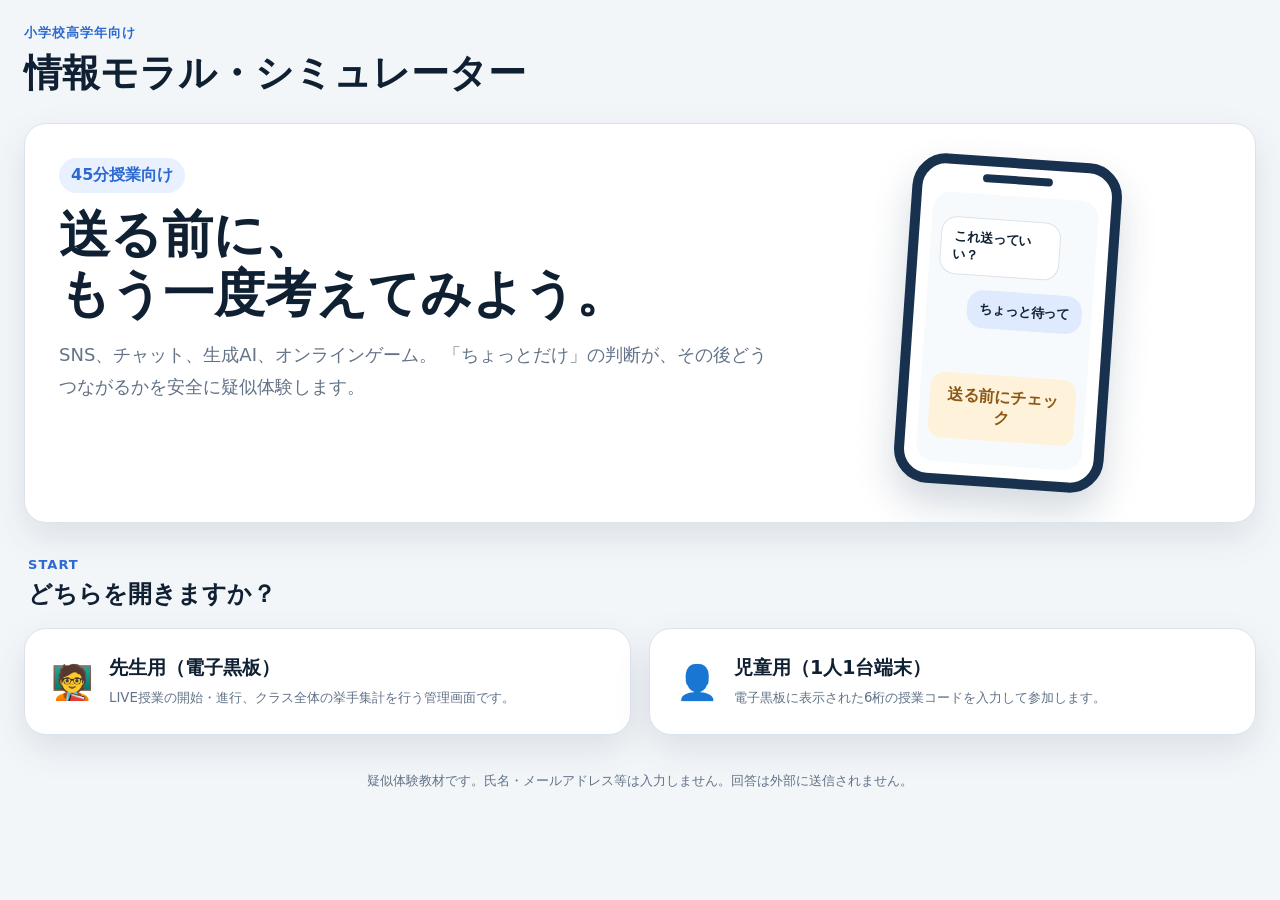
<file: index.html>
<!doctype html>
<html lang="ja">
<head>
  <meta charset="utf-8" />
  <meta name="viewport" content="width=device-width, initial-scale=1" />
  <meta name="theme-color" content="#18314f" />
  <title>情報モラル・シミュレーター</title>
  <meta name="description" content="小学校高学年向け。SNS・チャット・生成AI・ゲームを疑似体験しながら情報モラルを考える教材です。" />
  <link rel="stylesheet" href="styles.css" />
</head>
<body>
  <div class="app-shell">
    <header class="topbar">
      <div class="brand">
        <p class="eyebrow">小学校高学年向け</p>
        <h1>情報モラル・シミュレーター</h1>
      </div>
    </header>

    <main class="main">
      <section class="hero card">
        <div class="hero-copy">
          <span class="badge">45分授業向け</span>
          <h2>送る前に、<br>もう一度考えてみよう。</h2>
          <p>
            SNS、チャット、生成AI、オンラインゲーム。
            「ちょっとだけ」の判断が、その後どうつながるかを安全に疑似体験します。
          </p>
        </div>
        <div class="hero-visual" aria-hidden="true">
          <div class="phone-mini">
            <div class="phone-mini-notch"></div>
            <div class="phone-mini-screen">
              <div class="mini-bubble left">これ送っていい？</div>
              <div class="mini-bubble right">ちょっと待って</div>
              <div class="mini-warning">送る前にチェック</div>
            </div>
          </div>
        </div>
      </section>

      <section>
        <div class="section-heading">
          <div>
            <p class="eyebrow">START</p>
            <h2>どちらを開きますか？</h2>
          </div>
        </div>
        <div class="entry-picker">
          <a class="entry-card card" href="teacher/">
            <span class="mode-icon" aria-hidden="true">🧑‍🏫</span>
            <span class="entry-card-body">
              <strong>先生用（電子黒板）</strong>
              <small>LIVE授業の開始・進行、クラス全体の挙手集計を行う管理画面です。</small>
            </span>
          </a>
          <a class="entry-card card" href="student/">
            <span class="mode-icon" aria-hidden="true">👤</span>
            <span class="entry-card-body">
              <strong>児童用（1人1台端末）</strong>
              <small>電子黒板に表示された6桁の授業コードを入力して参加します。</small>
            </span>
          </a>
        </div>
      </section>
    </main>

    <footer class="footer">
      <p>疑似体験教材です。氏名・メールアドレス等は入力しません。回答は外部に送信されません。</p>
    </footer>
  </div>
</body>
</html>
</file>
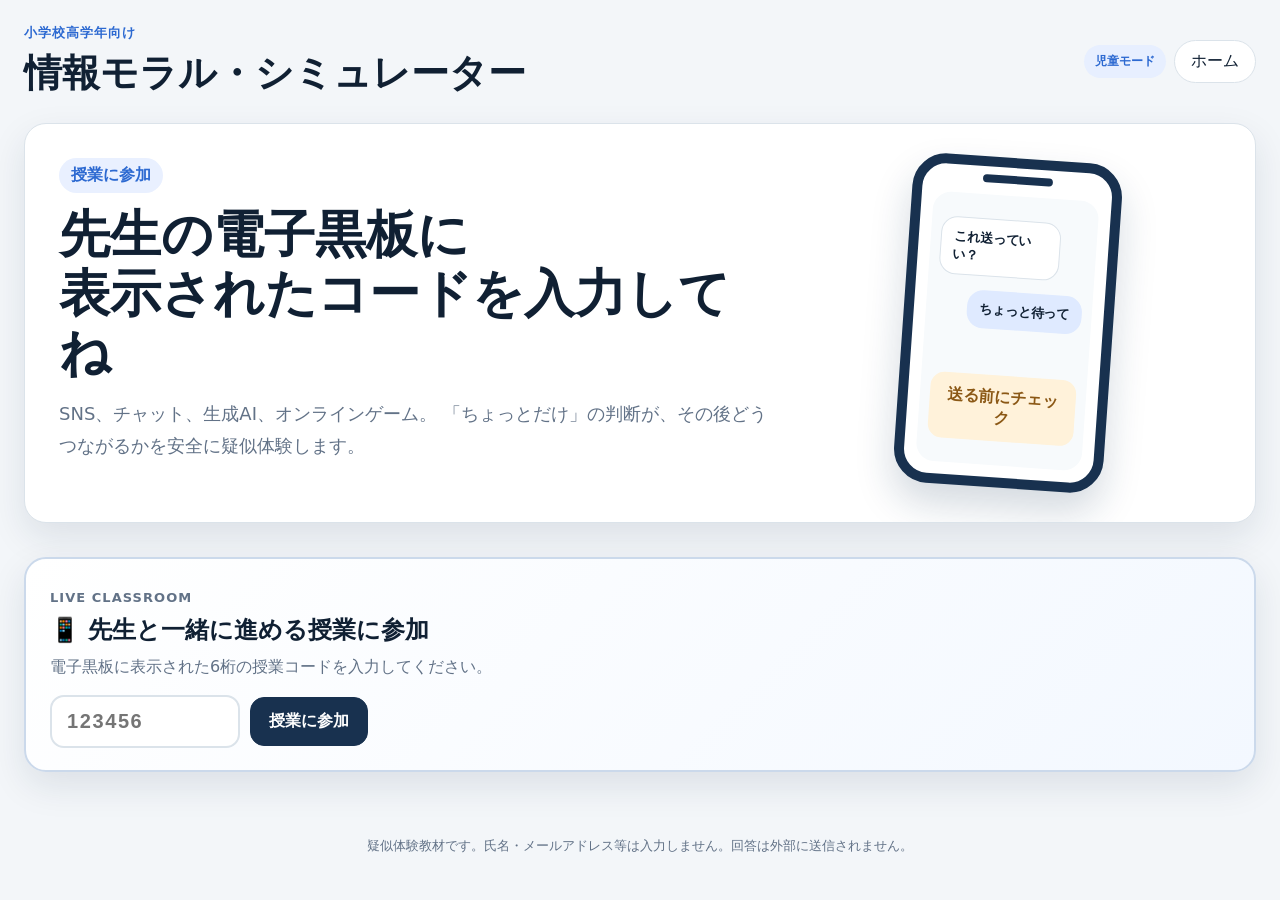
<file: student/index.html>
<!doctype html>
<html lang="ja">
<head>
  <meta charset="utf-8" />
  <meta name="viewport" content="width=device-width, initial-scale=1" />
  <meta name="theme-color" content="#18314f" />
  <title>情報モラル・シミュレーター｜児童用</title>
  <meta name="description" content="小学校高学年向け。SNS・チャット・生成AI・ゲームを疑似体験しながら情報モラルを考える教材です。" />
  <link rel="stylesheet" href="../styles.css" />
</head>
<body data-role="student">
  <div class="app-shell">
    <header class="topbar">
      <div class="brand">
        <p class="eyebrow">小学校高学年向け</p>
        <h1>情報モラル・シミュレーター</h1>
      </div>
      <div class="top-actions">
        <span id="modeBadge" class="mode-badge">児童モード</span>
        <button id="homeBtn" class="ghost-btn" type="button">ホーム</button>
      </div>
    </header>

    <main id="app" class="main"></main>

    <footer class="footer">
      <p>疑似体験教材です。氏名・メールアドレス等は入力しません。回答は外部に送信されません。</p>
    </footer>
  </div>

  <template id="homeTemplate">
    <section class="hero card">
      <div class="hero-copy">
        <span class="badge">授業に参加</span>
        <h2>先生の電子黒板に<br>表示されたコードを入力してね</h2>
        <p>
          SNS、チャット、生成AI、オンラインゲーム。
          「ちょっとだけ」の判断が、その後どうつながるかを安全に疑似体験します。
        </p>
      </div>
      <div class="hero-visual" aria-hidden="true">
        <div class="phone-mini">
          <div class="phone-mini-notch"></div>
          <div class="phone-mini-screen">
            <div class="mini-bubble left">これ送っていい？</div>
            <div class="mini-bubble right">ちょっと待って</div>
            <div class="mini-warning">送る前にチェック</div>
          </div>
        </div>
      </div>
    </section>

    <section id="liveHomePanel" class="live-home-panel"></section>
  </template>

  <template id="studentScenarioTemplate">
    <section class="scenario-layout">
      <aside class="scenario-sidebar">
        <button class="back-link back-home" type="button">← シナリオ選択</button>
        <div class="card sidebar-card">
          <p id="scenarioLabel" class="eyebrow"></p>
          <h2 id="scenarioTitle"></h2>
          <p id="scenarioIntro"></p>
          <div class="step-track">
            <span id="stepText"></span>
            <div class="progress-bar"><div id="stepBar"></div></div>
          </div>
        </div>
      </aside>

      <section class="phone-stage">
        <div class="phone">
          <div class="phone-notch"></div>
          <div class="phone-status"><span>11:24</span><span>●●●</span></div>
          <div id="phoneAppHeader" class="phone-app-header"></div>
          <div id="phoneContent" class="phone-content"></div>
        </div>
        <div id="decisionPanel" class="decision-panel card"></div>
      </section>
    </section>
  </template>

  <script src="../config.js"></script>
  <script src="../app.js"></script>
</body>
</html>
</file>
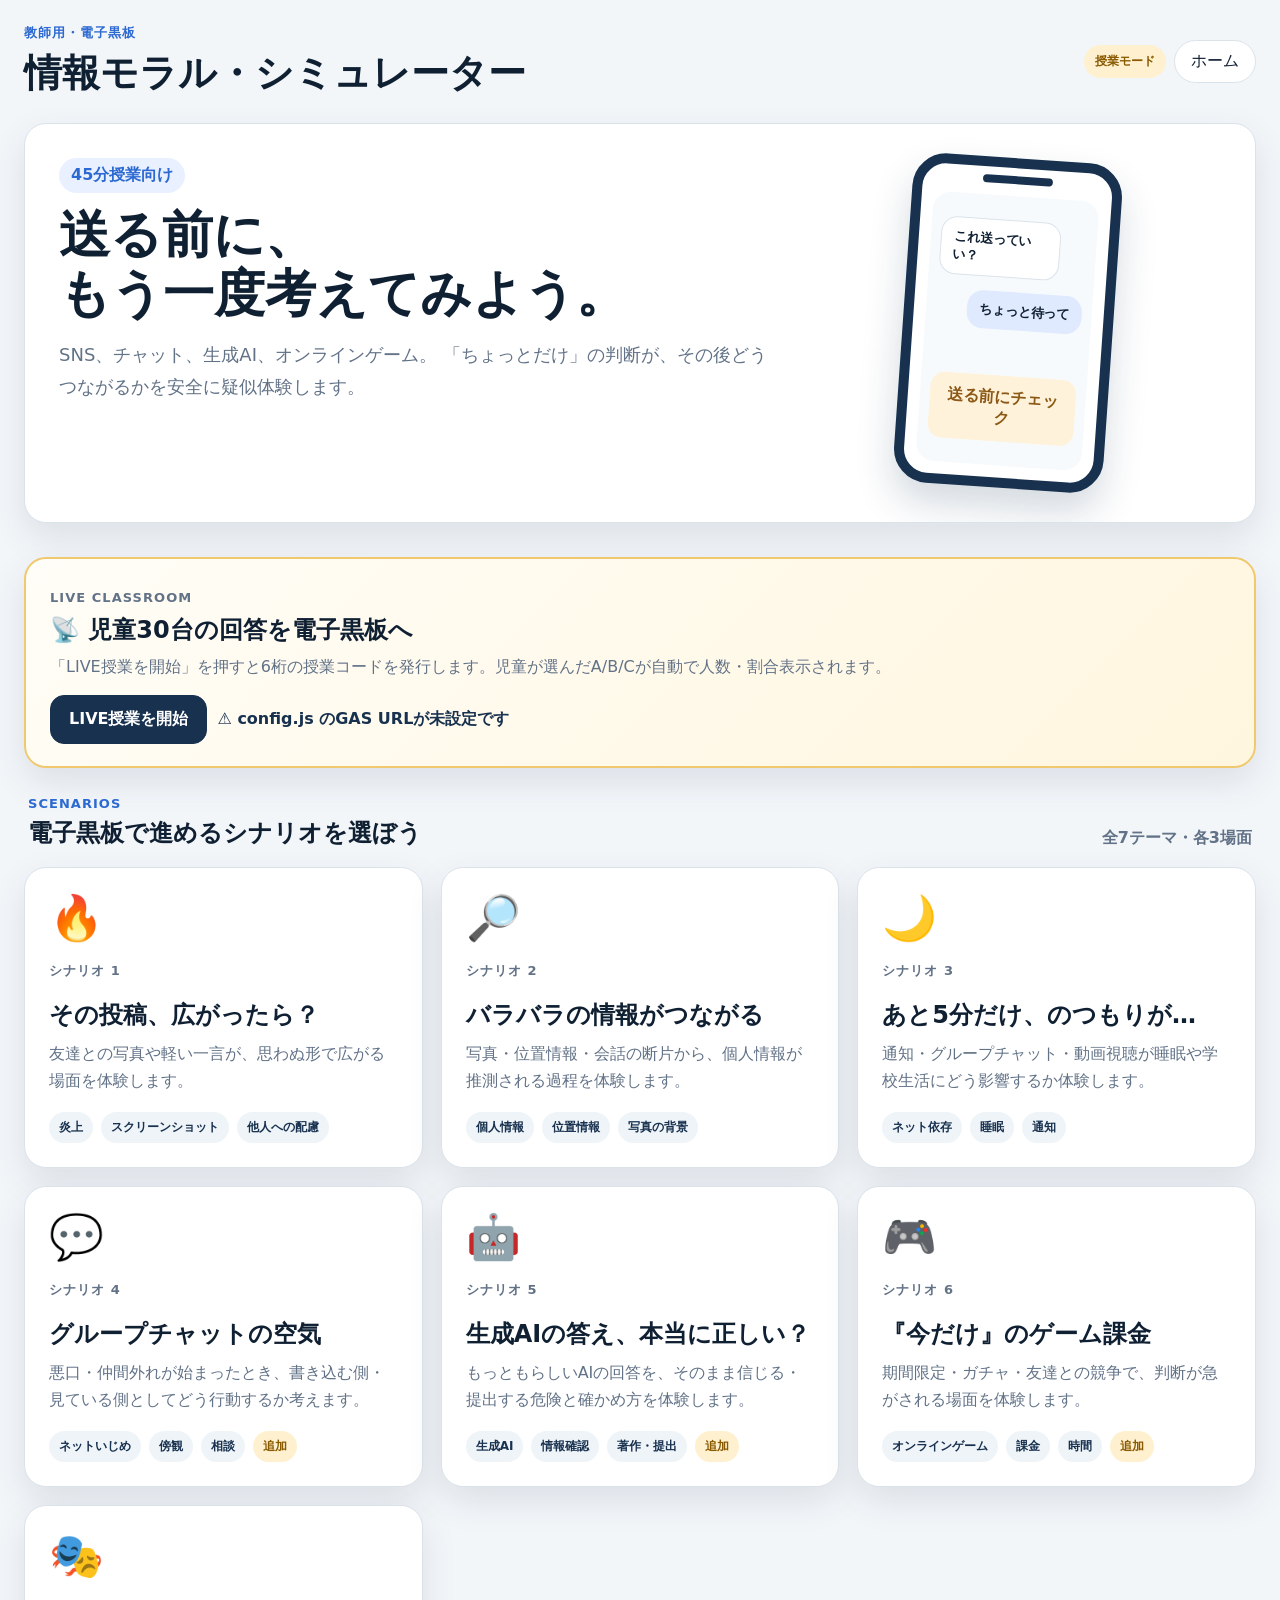
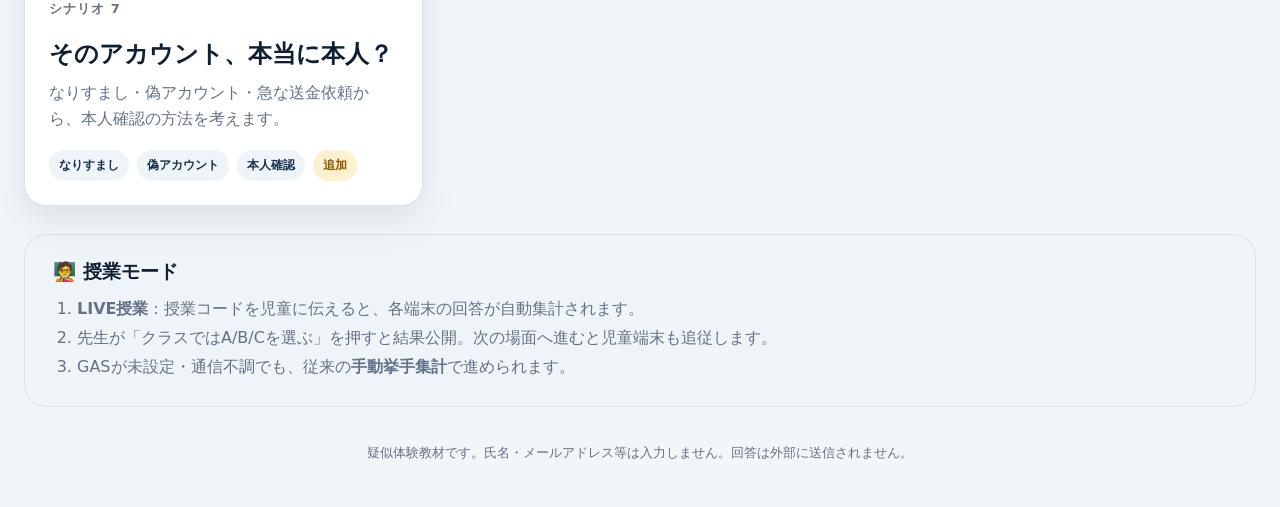
<file: teacher/index.html>
<!doctype html>
<html lang="ja">
<head>
  <meta charset="utf-8" />
  <meta name="viewport" content="width=device-width, initial-scale=1" />
  <meta name="theme-color" content="#18314f" />
  <title>情報モラル・シミュレーター｜教師用</title>
  <meta name="description" content="小学校高学年向け。SNS・チャット・生成AI・ゲームを疑似体験しながら情報モラルを考える教材です。" />
  <link rel="stylesheet" href="../styles.css" />
</head>
<body data-role="teacher">
  <div class="app-shell">
    <header class="topbar">
      <div class="brand">
        <p class="eyebrow">教師用・電子黒板</p>
        <h1>情報モラル・シミュレーター</h1>
      </div>
      <div class="top-actions">
        <span id="modeBadge" class="mode-badge">授業モード</span>
        <button id="homeBtn" class="ghost-btn" type="button">ホーム</button>
      </div>
    </header>

    <main id="app" class="main"></main>

    <footer class="footer">
      <p>疑似体験教材です。氏名・メールアドレス等は入力しません。回答は外部に送信されません。</p>
    </footer>
  </div>

  <template id="homeTemplate">
    <section class="hero card">
      <div class="hero-copy">
        <span class="badge">45分授業向け</span>
        <h2>送る前に、<br>もう一度考えてみよう。</h2>
        <p>
          SNS、チャット、生成AI、オンラインゲーム。
          「ちょっとだけ」の判断が、その後どうつながるかを安全に疑似体験します。
        </p>
      </div>
      <div class="hero-visual" aria-hidden="true">
        <div class="phone-mini">
          <div class="phone-mini-notch"></div>
          <div class="phone-mini-screen">
            <div class="mini-bubble left">これ送っていい？</div>
            <div class="mini-bubble right">ちょっと待って</div>
            <div class="mini-warning">送る前にチェック</div>
          </div>
        </div>
      </div>
    </section>

    <section id="liveHomePanel" class="live-home-panel"></section>

    <section>
      <div class="section-heading">
        <div>
          <p class="eyebrow">SCENARIOS</p>
          <h2 id="scenarioHeading">体験するシナリオを選ぼう</h2>
        </div>
        <div id="overallProgress" class="overall-progress"></div>
      </div>
      <div id="scenarioGrid" class="scenario-grid"></div>
    </section>

    <section id="lessonTip" class="lesson-tip card soft"></section>
  </template>

  <template id="teacherScenarioTemplate">
    <section class="teacher-shell">
      <div class="teacher-toolbar">
        <button class="back-link back-home" type="button">← シナリオ選択</button>
        <div id="teacherLiveStatus" class="teacher-live-status"></div>
        <div class="teacher-progress">
          <span id="teacherStepText"></span>
          <div class="progress-bar"><div id="teacherStepBar"></div></div>
        </div>
        <button id="resetVotesBtn" class="ghost-btn" type="button">挙手数を0に戻す</button>
      </div>

      <section class="teacher-board card">
        <div class="teacher-context">
          <div>
            <p id="teacherScenarioLabel" class="eyebrow"></p>
            <h2 id="teacherScenarioTitle"></h2>
          </div>
          <div class="board-app-chip"><span class="app-dot"></span><span id="teacherAppName"></span></div>
        </div>

        <div class="teacher-stage-grid">
          <div id="teacherMockScreen" class="teacher-mock-screen"></div>
          <div class="teacher-question">
            <p class="eyebrow">みんなならどうする？</p>
            <h3 id="teacherPrompt"></h3>
            <div id="teacherContextBox" class="context-box board-context"></div>
          </div>
        </div>

        <div id="teacherChoices" class="teacher-choices"></div>
        <div id="teacherOutcome" class="teacher-outcome" hidden></div>
      </section>
    </section>
  </template>

  <template id="resultTemplate">
    <section class="result-wrap">
      <div class="result-hero card">
        <div>
          <p id="resultModeLabel" class="eyebrow">振り返り</p>
          <h2 id="resultTitle"></h2>
          <p id="resultSummary"></p>
        </div>
      </div>

      <section class="metric-grid" id="metricGrid"></section>

      <section class="card timeline-card">
        <div class="section-heading compact">
          <div>
            <p id="timelineLabel" class="eyebrow">あなたの選択</p>
            <h3>どこで立ち止まれたかな？</h3>
          </div>
        </div>
        <div id="choiceTimeline" class="choice-timeline"></div>
      </section>

      <section class="card reflection-card">
        <p class="eyebrow">考えてみよう</p>
        <h3>振り返りの3問</h3>
        <div id="reflectionQuestions" class="reflection-questions"></div>
      </section>

      <section class="result-actions">
        <button id="retryBtn" class="secondary-btn" type="button">同じシナリオをもう一度</button>
        <button id="nextScenarioBtn" class="primary-btn" type="button">別のシナリオへ</button>
      </section>
    </section>
  </template>

  <script src="../config.js"></script>
  <script src="../app.js"></script>
</body>
</html>
</file>
<file: styles.css>
:root{
  --bg:#f3f6f9;--surface:#fff;--ink:#102033;--muted:#627287;--line:#dbe3ea;
  --navy:#18314f;--blue:#2c69d1;--cyan:#1e9ab7;--green:#4d9b75;--orange:#d9872c;
  --red:#c85b5b;--soft:#eef4f8;--yellow:#f4b940;--shadow:0 14px 36px rgba(18,44,72,.10);
  --radius:22px;font-family:"Noto Sans JP","Yu Gothic","Hiragino Kaku Gothic ProN",system-ui,sans-serif
}
*{box-sizing:border-box}html,body{margin:0;background:var(--bg);color:var(--ink)}
body{min-height:100vh}button{font:inherit}button:focus-visible{outline:4px solid rgba(44,105,209,.25);outline-offset:2px}
.app-shell{max-width:1280px;margin:0 auto;padding:24px}.topbar{display:flex;justify-content:space-between;gap:16px;align-items:center;margin-bottom:24px}
.topbar h1{font-size:clamp(24px,3vw,38px);margin:2px 0 0}.top-actions{display:flex;align-items:center;gap:8px;flex-wrap:wrap;justify-content:flex-end}
.eyebrow{margin:0 0 6px;color:var(--blue);font-weight:900;letter-spacing:.08em;font-size:13px}.card{background:var(--surface);border:1px solid var(--line);border-radius:var(--radius);box-shadow:var(--shadow)}
.soft{background:var(--soft);box-shadow:none}.ghost-btn,.back-link{border:1px solid var(--line);background:#fff;color:var(--ink);border-radius:999px;padding:10px 16px;cursor:pointer}
.mode-badge{font-size:12px;font-weight:900;padding:8px 11px;border-radius:999px;background:#e7efff;color:var(--blue)}
body.teacher-mode .mode-badge{background:#fff0cf;color:#8a5a00}.hero{display:grid;grid-template-columns:1.25fr .75fr;gap:28px;padding:34px;margin-bottom:34px;overflow:hidden}
.badge{display:inline-block;background:#e9f0ff;color:var(--blue);font-weight:900;padding:7px 12px;border-radius:999px;margin-bottom:12px}
.hero h2{font-size:clamp(30px,4vw,54px);line-height:1.15;margin:0 0 16px}.hero p{color:var(--muted);font-size:18px;line-height:1.8;margin:0}
.hero-visual{display:flex;justify-content:center;align-items:center}.phone-mini{width:210px;height:330px;border:10px solid var(--navy);border-radius:34px;background:#fff;box-shadow:0 20px 38px rgba(17,48,82,.18);position:relative;padding:28px 12px 12px;transform:rotate(4deg)}
.phone-mini-notch{position:absolute;top:8px;left:50%;transform:translateX(-50%);width:70px;height:8px;border-radius:99px;background:var(--navy)}
.phone-mini-screen{height:100%;background:#f7fafc;border-radius:18px;padding:24px 10px;display:flex;flex-direction:column;gap:14px}
.mini-bubble{padding:10px 12px;border-radius:16px;max-width:82%;font-weight:800;font-size:13px}.mini-bubble.left{background:#fff;border:1px solid var(--line)}
.mini-bubble.right{background:#dfeaff;align-self:flex-end}.mini-warning{margin-top:auto;background:#fff2da;color:#8b5815;border-radius:14px;padding:12px;font-weight:900;text-align:center}
.mode-picker{display:grid;grid-template-columns:1fr 1fr;gap:10px;margin-top:24px}.mode-card{border:2px solid var(--line);background:#fff;border-radius:18px;padding:16px;text-align:left;display:flex;gap:12px;cursor:pointer;align-items:center}
.mode-card.active{border-color:var(--blue);background:#f5f8ff}.mode-card strong,.mode-card small{display:block}.mode-card small{color:var(--muted);margin-top:4px;line-height:1.4}.mode-icon{font-size:28px}
.section-heading{display:flex;justify-content:space-between;align-items:end;gap:16px;margin:0 4px 18px}.section-heading h2,.section-heading h3{margin:0}.section-heading.compact{margin:0 0 18px}
.overall-progress{color:var(--muted);font-weight:800}.scenario-grid{display:grid;grid-template-columns:repeat(3,1fr);gap:18px}
.scenario-card{padding:24px;display:flex;flex-direction:column;min-height:300px;cursor:pointer;transition:.18s ease;position:relative;overflow:hidden}
.scenario-card:hover{transform:translateY(-4px);box-shadow:0 18px 42px rgba(18,44,72,.15)}.scenario-card .icon{font-size:44px;margin-bottom:16px}.scenario-card h3{font-size:24px;margin:0 0 10px}
.scenario-card p{color:var(--muted);line-height:1.65;margin:0 0 18px}.scenario-card .meta{display:flex;gap:8px;flex-wrap:wrap;margin-top:auto}
.pill{font-size:12px;font-weight:900;padding:7px 10px;border-radius:999px;background:var(--soft);color:var(--navy)}.pill.new{background:#fff0cf;color:#8a5a00}
.done-mark{position:absolute;right:18px;top:18px;background:#dff3e8;color:#327151;font-weight:900;border-radius:999px;padding:7px 10px;font-size:12px}
.lesson-tip{padding:24px 28px;margin-top:28px}.lesson-tip h3{margin:0 0 10px}.lesson-tip ol,.lesson-tip ul{margin:0;padding-left:1.5em;color:var(--muted);line-height:1.8}
.footer{padding:24px 0 8px;color:var(--muted);font-size:13px;text-align:center}
.scenario-layout{display:grid;grid-template-columns:330px 1fr;gap:24px;align-items:start}.scenario-sidebar{display:flex;flex-direction:column;gap:14px;position:sticky;top:18px}
.sidebar-card{padding:24px}.sidebar-card h2{margin:0 0 10px;font-size:30px}.sidebar-card p{color:var(--muted);line-height:1.7}.step-track{margin-top:24px;font-weight:900;font-size:13px}
.progress-bar{height:9px;background:#e5ebf0;border-radius:999px;overflow:hidden;margin-top:9px}.progress-bar>div{height:100%;background:linear-gradient(90deg,var(--blue),var(--cyan));width:0;transition:.3s}
.phone-stage{display:grid;grid-template-columns:minmax(340px,500px) minmax(300px,1fr);gap:24px;align-items:start}.phone{border:12px solid #15283d;border-radius:42px;background:#fff;min-height:680px;box-shadow:0 20px 50px rgba(14,34,55,.20);overflow:hidden;position:relative}
.phone-notch{position:absolute;z-index:3;top:9px;left:50%;transform:translateX(-50%);width:116px;height:20px;border-radius:999px;background:#15283d}.phone-status{padding:13px 20px 8px;display:flex;justify-content:space-between;font-size:12px;font-weight:900;background:#f9fbfc}
.phone-app-header{padding:14px 18px;border-bottom:1px solid var(--line);font-weight:900;display:flex;align-items:center;gap:10px}.app-dot{width:30px;height:30px;border-radius:9px;background:linear-gradient(145deg,var(--blue),var(--cyan));display:inline-block;flex:none}
.phone-content{background:#f5f7fa;min-height:605px;padding:16px;display:flex;flex-direction:column;gap:12px}.post{background:#fff;border:1px solid var(--line);border-radius:18px;padding:14px}
.post-head{display:flex;align-items:center;gap:10px;margin-bottom:10px}.avatar{width:38px;height:38px;border-radius:50%;display:grid;place-items:center;background:#dfe8f5;font-weight:900}
.post-user{font-weight:900}.post-time{font-size:12px;color:var(--muted)}.post p{margin:8px 0;line-height:1.55}.post-image{border-radius:14px;background:linear-gradient(135deg,#b8d7f4,#e8f2fa);min-height:160px;padding:18px;display:flex;align-items:end;font-weight:900;color:#24415f;position:relative;overflow:hidden}
.post-image::after{content:"";position:absolute;right:18px;top:18px;width:85px;height:38px;background:#fff9;border-radius:8px;box-shadow:0 0 0 1px #ffffffaa}
.reactions{display:flex;gap:16px;color:var(--muted);font-size:13px;font-weight:900;margin-top:12px}.chat-row{display:flex;gap:9px;align-items:flex-end}.chat-row.me{justify-content:flex-end}
.chat-avatar{width:34px;height:34px;border-radius:50%;background:#dfe8f5;display:grid;place-items:center;font-weight:900;font-size:12px}.bubble{max-width:78%;background:#fff;border:1px solid var(--line);padding:10px 13px;border-radius:16px;line-height:1.55}
.chat-row.me .bubble{background:#dfeaff;border-color:#cadcff}.system-note{align-self:center;background:#e9edf1;color:#516274;border-radius:999px;padding:7px 12px;font-size:12px;font-weight:900}
.notification{background:#fff;border-left:5px solid var(--orange);padding:12px 14px;border-radius:12px;box-shadow:0 7px 20px rgba(20,45,70,.08)}.notification strong{display:block;margin-bottom:4px}
.screen-night{background:linear-gradient(#16213a,#273a5b);color:#fff}.screen-night .chat-row .bubble{color:var(--ink)}.clock-card{padding:22px;border-radius:18px;background:rgba(255,255,255,.11);text-align:center;margin:8px 0 4px}
.clock-card .clock{font-size:52px;font-weight:900}.clock-card p{margin:6px 0 0;color:#d8e4f2}.decision-panel{padding:24px;position:sticky;top:18px}.decision-panel h3{font-size:24px;margin:0 0 10px}
.decision-panel>p{color:var(--muted);line-height:1.7;margin:0 0 18px}.choice-list{display:flex;flex-direction:column;gap:10px}.choice-btn{border:1px solid var(--line);background:#fff;border-radius:16px;padding:15px 16px;text-align:left;cursor:pointer;font-weight:900;line-height:1.5;transition:.15s}
.choice-btn:hover{border-color:#9bb7df;background:#f7faff;transform:translateX(3px)}.choice-index{display:inline-grid;place-items:center;width:28px;height:28px;border-radius:50%;background:var(--soft);margin-right:9px;color:var(--blue);font-size:13px}
.context-box{background:var(--soft);padding:12px 14px;border-radius:14px;color:var(--muted);line-height:1.6;font-size:14px;margin-bottom:16px}.outcome-box{border:2px solid #cbd8e6;background:#f8fbff;border-radius:18px;padding:18px}
.outcome-box h4{font-size:20px;margin:0 0 8px}.outcome-box p{color:var(--ink);line-height:1.7;margin:0 0 16px}.primary-btn,.secondary-btn{border-radius:14px;padding:13px 18px;font-weight:900;cursor:pointer}
.primary-btn{background:var(--navy);color:#fff;border:1px solid var(--navy)}.secondary-btn{background:#fff;color:var(--ink);border:1px solid var(--line)}
/* teacher mode */
body.teacher-mode .app-shell{max-width:1500px}.teacher-shell{min-height:calc(100vh - 150px)}.teacher-toolbar{display:grid;grid-template-columns:auto 1fr auto;gap:18px;align-items:center;margin-bottom:16px}
.teacher-progress{min-width:260px;font-weight:900}.teacher-board{padding:28px;box-shadow:0 20px 52px rgba(18,44,72,.14)}.teacher-context{display:flex;justify-content:space-between;gap:20px;align-items:center;border-bottom:1px solid var(--line);padding-bottom:18px}
.teacher-context h2{font-size:clamp(30px,3vw,48px);margin:0}.board-app-chip{display:flex;align-items:center;gap:10px;font-weight:900;background:var(--soft);padding:10px 14px;border-radius:15px}
.teacher-stage-grid{display:grid;grid-template-columns:.85fr 1.15fr;gap:24px;align-items:stretch;margin:24px 0}.teacher-mock-screen{background:#f4f7fa;border:2px solid var(--line);border-radius:24px;padding:18px;min-height:280px;display:flex;flex-direction:column;gap:12px}
.teacher-mock-screen .post-image{min-height:120px}.teacher-question{display:flex;flex-direction:column;justify-content:center;padding:18px}.teacher-question h3{font-size:clamp(30px,3.6vw,54px);line-height:1.35;margin:0 0 18px}
.board-context{font-size:18px;margin:0;padding:16px 18px}.teacher-choices{display:grid;grid-template-columns:repeat(3,1fr);gap:16px}.teacher-choice{border:2px solid var(--line);border-radius:20px;padding:18px;background:#fff;display:flex;flex-direction:column;min-height:230px}
.teacher-choice-head{display:flex;align-items:flex-start;gap:12px}.teacher-letter{width:46px;height:46px;border-radius:50%;display:grid;place-items:center;background:var(--navy);color:#fff;font-size:22px;font-weight:900;flex:none}
.teacher-choice h4{font-size:22px;line-height:1.45;margin:4px 0 10px}.vote-control{margin-top:auto}.vote-row{display:grid;grid-template-columns:46px 1fr 46px;gap:8px;align-items:center}
.vote-btn{width:46px;height:46px;border-radius:14px;border:1px solid var(--line);background:var(--soft);font-size:24px;font-weight:900;cursor:pointer}.vote-number{text-align:center;font-size:30px;font-weight:900}
.vote-bar{height:10px;background:#edf1f5;border-radius:999px;overflow:hidden;margin:10px 0}.vote-bar>div{height:100%;width:0;background:linear-gradient(90deg,var(--blue),var(--cyan));transition:.25s}
.vote-meta{display:flex;justify-content:space-between;color:var(--muted);font-size:13px;font-weight:900}.choose-route-btn{width:100%;margin-top:12px;border:none;background:var(--navy);color:#fff;padding:11px;border-radius:13px;font-weight:900;cursor:pointer}
.teacher-outcome{margin-top:18px;border:3px solid #cbd8e6;background:#f8fbff;border-radius:22px;padding:22px}.teacher-outcome h3{font-size:28px;margin:0 0 8px}.teacher-outcome p{font-size:21px;line-height:1.7;margin:0 0 18px}
.teacher-outcome-actions{display:flex;justify-content:flex-end;gap:10px}.class-summary{display:flex;gap:10px;flex-wrap:wrap;margin-bottom:12px}.class-pill{background:#fff;border:1px solid var(--line);border-radius:999px;padding:8px 12px;font-weight:900}
/* result */
.result-wrap{max-width:1060px;margin:0 auto}.result-hero{padding:32px;margin-bottom:18px}.result-hero h2{font-size:34px;margin:0 0 10px}.result-hero p{color:var(--muted);line-height:1.7}
.metric-grid{display:grid;grid-template-columns:repeat(4,1fr);gap:14px;margin-bottom:18px}.metric-card{padding:20px}.metric-card h3{margin:0 0 8px;font-size:17px}.metric-score{font-size:34px;font-weight:900;margin:4px 0 8px}
.metric-bar{height:10px;background:#edf1f5;border-radius:999px;overflow:hidden}.metric-bar>div{height:100%;border-radius:999px;background:linear-gradient(90deg,var(--blue),var(--cyan))}
.metric-card p{color:var(--muted);font-size:13px;line-height:1.55;margin-bottom:0}.timeline-card,.reflection-card{padding:26px;margin-bottom:18px}.choice-timeline{display:flex;flex-direction:column;gap:14px}
.choice-event{display:grid;grid-template-columns:42px 1fr;gap:12px}.choice-event .num{width:38px;height:38px;border-radius:50%;display:grid;place-items:center;background:var(--navy);color:#fff;font-weight:900}
.choice-event h4{margin:2px 0 5px}.choice-event p{margin:0;color:var(--muted);line-height:1.6}.reflection-questions{display:grid;grid-template-columns:repeat(3,1fr);gap:12px}.reflection-q{background:var(--soft);border-radius:16px;padding:18px;font-weight:900;line-height:1.55}
.result-actions{display:flex;justify-content:flex-end;gap:12px;margin-top:20px}
/* modal */
.modal{position:fixed;inset:0;background:rgba(13,28,45,.55);z-index:20;display:grid;place-items:center;padding:18px}.modal[hidden]{display:none}.modal-card{width:min(520px,100%);padding:26px}.modal-card h2{margin:0 0 18px}
.mode-select-btn{width:100%;display:grid;grid-template-columns:44px 1fr;text-align:left;gap:3px 10px;border:1px solid var(--line);background:#fff;border-radius:16px;padding:15px;margin:10px 0;cursor:pointer}.mode-select-btn>span{grid-row:1/3;font-size:28px}
.mode-select-btn strong{font-size:18px}.mode-select-btn small{color:var(--muted)}.modal-close{width:100%;margin-top:8px}
@media(max-width:1100px){.scenario-grid{grid-template-columns:repeat(2,1fr)}.teacher-stage-grid{grid-template-columns:1fr}.teacher-choices{grid-template-columns:1fr}.metric-grid{grid-template-columns:repeat(2,1fr)}}
@media(max-width:980px){.hero{grid-template-columns:1fr}.hero-visual{display:none}.scenario-layout{grid-template-columns:1fr}.scenario-sidebar{position:static}.phone-stage{grid-template-columns:1fr}.phone{max-width:560px;margin:0 auto;width:100%}.decision-panel{position:static}.teacher-toolbar{grid-template-columns:1fr}.teacher-context{align-items:flex-start}.mode-picker{grid-template-columns:1fr}}
@media(max-width:720px){.app-shell{padding:14px}.topbar{align-items:flex-start}.topbar h1{font-size:23px}.top-actions{max-width:200px}.hero{padding:24px}.scenario-grid,.metric-grid,.reflection-questions{grid-template-columns:1fr}.result-actions,.teacher-outcome-actions{flex-direction:column}.result-actions button,.teacher-outcome-actions button{width:100%}.teacher-board{padding:18px}.teacher-context{flex-direction:column}.teacher-question h3{font-size:30px}}


/* ===== v3 LIVE classroom ===== */
.live-home-panel:empty{display:none}
.live-card{padding:22px 24px;margin:0 0 28px;border:2px solid #cbd9eb;background:linear-gradient(135deg,#ffffff,#f3f8ff)}
.live-card.teacher-live{border-color:#f0c86e;background:linear-gradient(135deg,#fffdf7,#fff6de)}
.live-card h3{margin:0 0 8px;font-size:24px}
.live-card p{color:var(--muted);line-height:1.65;margin:6px 0}
.live-row{display:flex;align-items:center;gap:10px;flex-wrap:wrap;margin-top:14px}
.live-code-box{display:inline-flex;align-items:center;gap:12px;background:var(--navy);color:#fff;border-radius:18px;padding:12px 18px}
.live-code-box small{opacity:.78;font-weight:800}
.live-code{font-size:30px;letter-spacing:.12em;font-weight:950}
.live-input{width:190px;border:2px solid var(--line);border-radius:14px;padding:13px 15px;font-size:20px;font-weight:900;letter-spacing:.08em;background:#fff}
.live-status-dot{width:10px;height:10px;border-radius:50%;display:inline-block;background:#95a2b2;margin-right:6px}
.live-status-dot.on{background:#3ea76e;box-shadow:0 0 0 5px rgba(62,167,110,.12)}
.live-message{font-weight:800;color:var(--navy)}
.live-error{color:#b84444;font-weight:800}
.live-hint{font-size:13px!important}
.live-joined-banner{display:flex;align-items:center;justify-content:space-between;gap:12px;background:#e9f6ee;border:1px solid #b9dfc7;border-radius:15px;padding:12px 14px;margin-bottom:14px}
.live-wait-card{max-width:760px;margin:40px auto;padding:38px;text-align:center}
.live-wait-card .big-icon{font-size:58px}
.live-wait-card h2{font-size:34px;margin:10px 0}
.live-wait-card p{color:var(--muted);line-height:1.7}
.teacher-live-status{min-width:220px;font-weight:900}
.teacher-live-status .live-code-mini{display:inline-block;background:#fff0cf;color:#7c5200;border-radius:999px;padding:8px 12px}
.live-vote-lock{border:2px solid #b7dfc7;background:#effaf3;border-radius:18px;padding:18px}
.live-vote-lock h4{margin:0 0 8px;font-size:22px}
.live-vote-lock p{margin:0;color:#3d6b50;line-height:1.6}
.live-choice-selected{border-color:#5a92de!important;background:#f2f7ff!important}
.teacher-choice.live-readonly .vote-btn{display:none}
.teacher-choice.live-readonly .vote-row{grid-template-columns:1fr}
.teacher-choice.live-readonly .vote-number{font-size:36px}
.live-count-note{text-align:center;color:var(--muted);font-size:13px;font-weight:900;margin-top:8px}
.sync-warning{background:#fff4dc;border:1px solid #f0cf86;color:#7e5911;padding:10px 12px;border-radius:13px;font-size:13px;font-weight:800}
@media(max-width:720px){
  .live-card{padding:18px}
  .live-input{width:100%}
  .live-code{font-size:25px}
}

/* ===== v3.1 role chooser (root landing page) ===== */
.entry-picker{display:grid;grid-template-columns:1fr 1fr;gap:18px}
.entry-card{display:flex;gap:16px;align-items:center;padding:26px;text-decoration:none;color:inherit;transition:.18s ease}
.entry-card:hover{transform:translateY(-4px);box-shadow:0 18px 42px rgba(18,44,72,.15)}
.entry-card .mode-icon{font-size:34px;flex:none}
.entry-card-body{display:block}
.entry-card-body strong{display:block;font-size:19px;margin-bottom:6px}
.entry-card-body small{display:block;color:var(--muted);line-height:1.6}
@media(max-width:720px){.entry-picker{grid-template-columns:1fr}}
</file>
